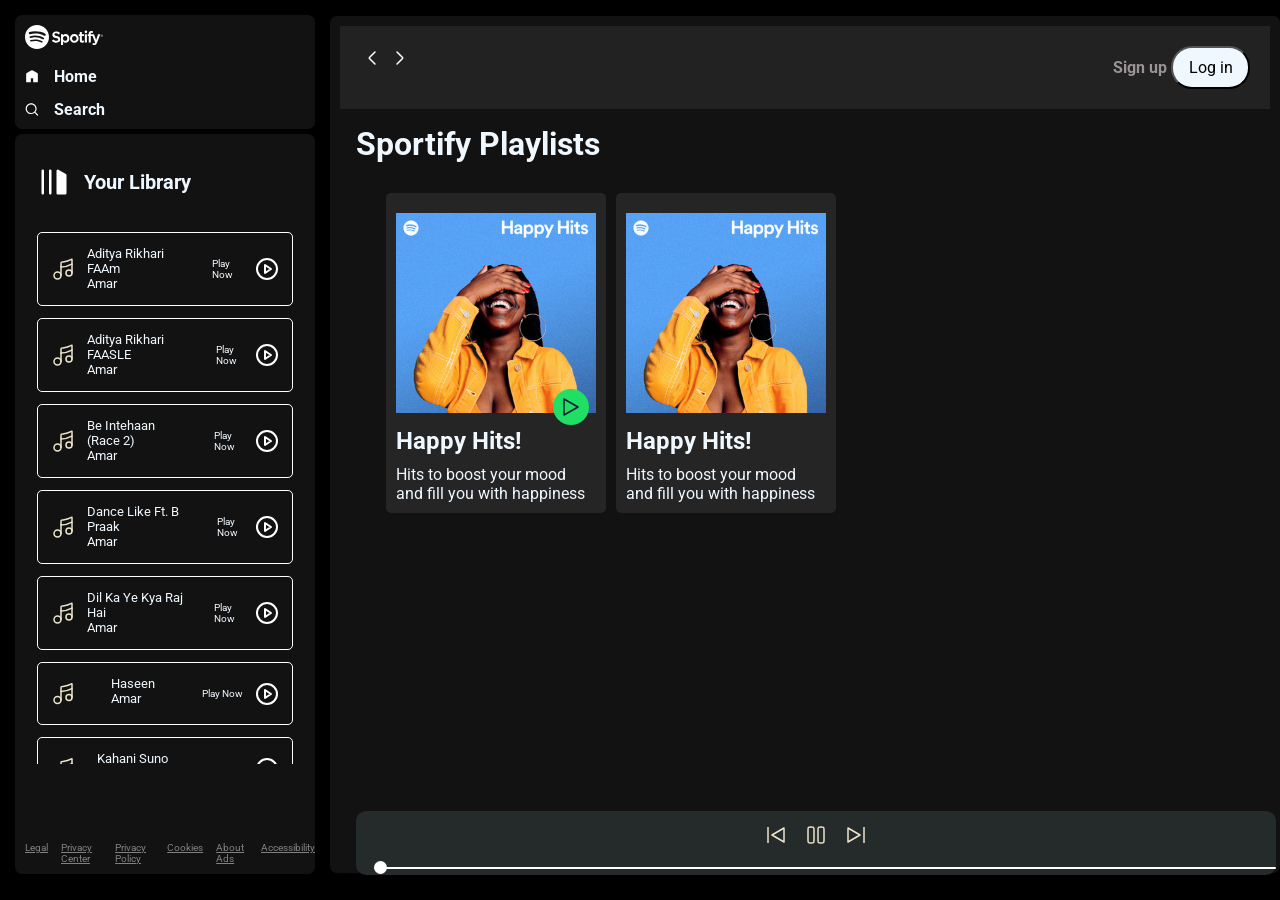
<file: index.html>
<!DOCTYPE html>
<html lang="en">

<head>
    <meta charset="UTF-8">
    <meta name="viewport" content="width=device-width, initial-scale=1.0">
    <title>Sportify - Web Player : MUSIC FOR EVERYONE</title>
    <link rel="stylesheet" href="style.css">
    <link rel="stylesheet" href="utility.css">
</head>

<body>
    <div class="container flex bg-black">
        <div class="left">
            <div class="home bg-grey rounded m-1 p-1">
                <div class="logo"><img class="invert" src="logo.svg" alt="logo"></div>
                <ul>
                    <li><img class="invert" src="home.svg" alt="home">Home</li>
                    <li><img class="invert" src="search.svg" alt="search">Search</li>
                </ul>
            </div>
            <div class="library bg-grey rounded m-1 p-1">
                <div class="heading">
                    <img class="invert" src="playlist.svg" alt="playlist">
                    <h2>
                        Your Library
                    </h2>
                </div>
                <div class="songlist">
                    <ul>

                    </ul>
                </div>
                <div class="footer">
                    <div><a href="https://www.spotify.com/jp/legal/"><span>Legal</span></a></div>
                    <div><a href="https://www.spotify.com/jp/privacy/"><span>Privacy Center</span></a></div>
                    <div><a href="https://www.spotify.com/jp/legal/privacy-policy/"><span>Privacy Policy</span></a>
                    </div>
                    <div><a href="https://www.spotify.com/jp/legal/cookies-policy/"><span>Cookies</span></a></div>
                    <div><a href="https://www.spotify.com/jp/legal/privacy-policy/#s3"><span>About Ads</span></a></div>
                    <div><a href="https://www.spotify.com/jp/accessibility/"><span>Accessibility</span></a></div>
                </div>
            </div>
        </div>
        <div class="right bg-grey rounded p-1">
            <div class="header">
                <div class="nav">
                    <svg width="24" height="24" viewBox="0 0 24 24" fill="none" xmlns="http://www.w3.org/2000/svg">
                        <path
                            d="M15 6L9.70711 11.2929C9.37377 11.6262 9.20711 11.7929 9.20711 12C9.20711 12.2071 9.37377 12.3738 9.70711 12.7071L15 18"
                            stroke="#ffffff" stroke-width="1.5" stroke-linecap="round" stroke-linejoin="round" />
                    </svg>
                    <svg width="24" height="24" viewBox="0 0 24 24" fill="none" xmlns="http://www.w3.org/2000/svg">
                        <path
                            d="M9 18L14.2929 12.7071C14.6262 12.3738 14.7929 12.2071 14.7929 12C14.7929 11.7929 14.6262 11.6262 14.2929 11.2929L9 6"
                            stroke="#ffffff" stroke-width="1.5" stroke-linecap="round" stroke-linejoin="round" />
                    </svg>
                </div>
                <div class="buttons">
                    <button class="signupbtn">Sign up</button>
                    <button class="loginbtn">Log in</button>
                </div>
            </div>
            <div class="sportify-playlists">
                <h1>Sportify Playlists</h1>
                <div class="cardcontainer">
                    <div class="card">
                        <div class="play">
                            <svg width="24" height="24" viewBox="0 0 24 24" fill="none"
                                xmlns="http://www.w3.org/2000/svg">
                                <path d="M5 20V4L19 12L5 20Z" stroke="#141B34" stroke-width="1.5"
                                    stroke-linejoin="round" />
                            </svg>
                        </div>
                        <img src="Songs/cs/cover.jpg" alt="">
                        <h2>Happy Hits!</h2>
                        <p>Hits to boost your mood and fill you with happiness</p>
                    </div>
                    <div class="card">
                        <img src="Songs/cs/cover.jpg" alt="">
                        <h2>Happy Hits!</h2>
                        <p>Hits to boost your mood and fill you with happiness</p>
                    </div>
                </div>
                <div class="playbar">
                    <div class="seekbar">
                        <div class="circle">

                        </div>
                    </div>
                    <div class="abovebar">

                        <div class="songinfo">

                        </div>
                        <div class="songbuttons">
                            <img id="previous" src="prevsong.svg" alt="">
                            <img id="play" src="pause.svg" alt="">
                            <img id="next" src="nextsong.svg" alt="">
                        </div>
                        <div class="songtime">

                        </div>
                    </div>
                </div>
            </div>
        </div>
    </div>
    <script src="script.js"></script>
</body>

</html>
</file>
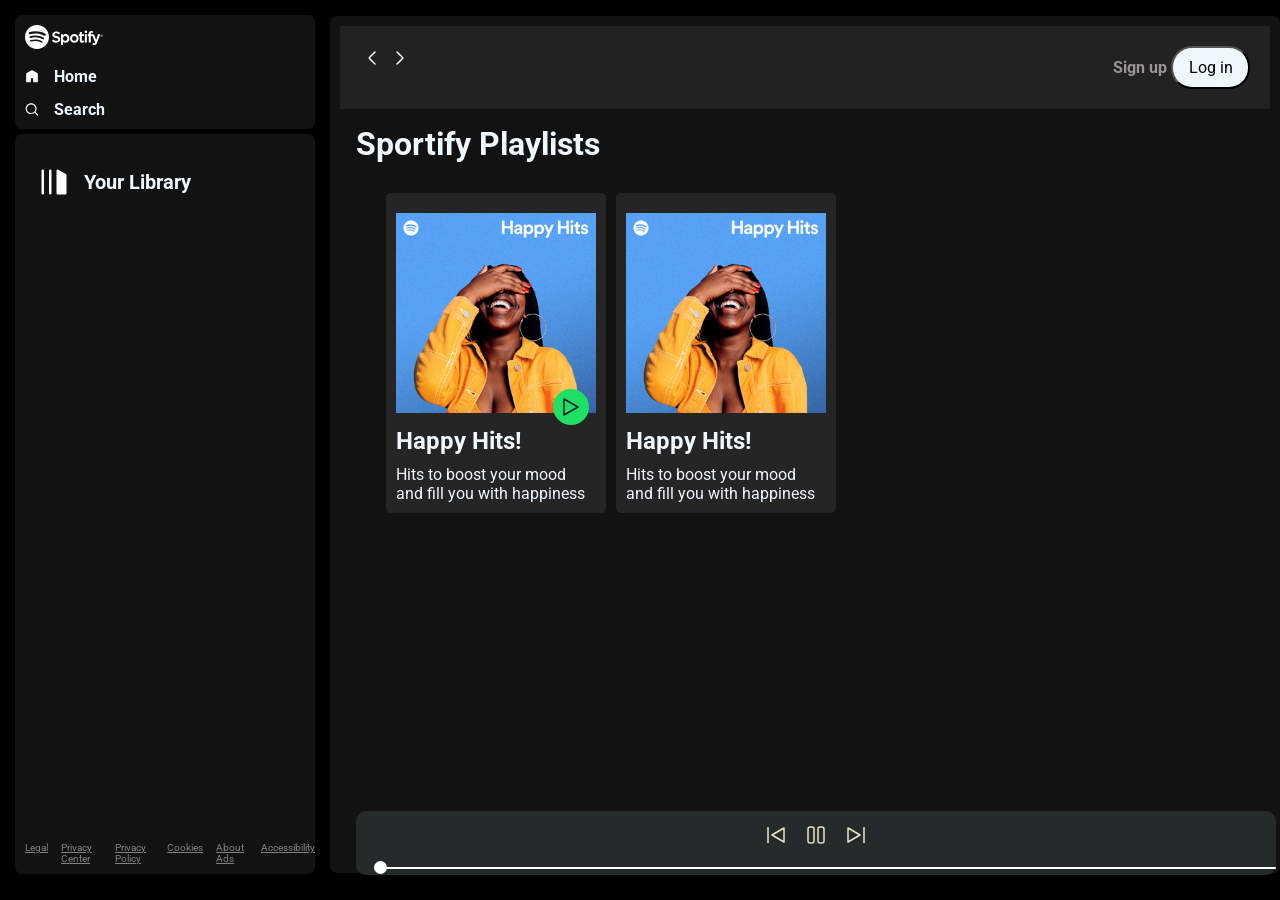
<file: index1.html>
<!DOCTYPE html>
<html lang="en">

<head>
    <meta charset="UTF-8">
    <meta name="viewport" content="width=device-width, initial-scale=1.0">
    <title>Sportify - Web Player : MUSIC FOR EVERYONE</title>
    <link rel="stylesheet" href="style1.css">
    <link rel="stylesheet" href="utility.css">
</head>

<body>
    <div class="container flex bg-black">
        <div class="left">
            <div class="home bg-grey rounded m-1 p-1">
                <div class="logo"><img class="invert" src="logo.svg" alt="logo"></div>
                <ul>
                    <li><img class="invert" src="home.svg" alt="home">Home</li>
                    <li><img class="invert" src="search.svg" alt="search">Search</li>
                </ul>
            </div>
            <div class="library bg-grey rounded m-1 p-1">
                <div class="heading">
                    <img class="invert" src="playlist.svg" alt="playlist">
                    <h2>
                        Your Library
                    </h2>
                </div>
                <div class="songlist">
                    <ul>

                    </ul>
                </div>
                <div class="footer">
                    <div><a href="https://www.spotify.com/jp/legal/"><span>Legal</span></a></div>
                    <div><a href="https://www.spotify.com/jp/privacy/"><span>Privacy Center</span></a></div>
                    <div><a href="https://www.spotify.com/jp/legal/privacy-policy/"><span>Privacy Policy</span></a>
                    </div>
                    <div><a href="https://www.spotify.com/jp/legal/cookies-policy/"><span>Cookies</span></a></div>
                    <div><a href="https://www.spotify.com/jp/legal/privacy-policy/#s3"><span>About Ads</span></a></div>
                    <div><a href="https://www.spotify.com/jp/accessibility/"><span>Accessibility</span></a></div>
                </div>
            </div>
        </div>
        <div class="right bg-grey rounded p-1">
            <div class="header">
                <div class="nav">
                    <svg width="24" height="24" viewBox="0 0 24 24" fill="none" xmlns="http://www.w3.org/2000/svg">
                        <path
                            d="M15 6L9.70711 11.2929C9.37377 11.6262 9.20711 11.7929 9.20711 12C9.20711 12.2071 9.37377 12.3738 9.70711 12.7071L15 18"
                            stroke="#ffffff" stroke-width="1.5" stroke-linecap="round" stroke-linejoin="round" />
                    </svg>
                    <svg width="24" height="24" viewBox="0 0 24 24" fill="none" xmlns="http://www.w3.org/2000/svg">
                        <path
                            d="M9 18L14.2929 12.7071C14.6262 12.3738 14.7929 12.2071 14.7929 12C14.7929 11.7929 14.6262 11.6262 14.2929 11.2929L9 6"
                            stroke="#ffffff" stroke-width="1.5" stroke-linecap="round" stroke-linejoin="round" />
                    </svg>
                </div>
                <div class="buttons">
                    <button class="signupbtn">Sign up</button>
                    <button class="loginbtn">Log in</button>
                </div>
            </div>
            <div class="sportify-playlists">
                <h1>Sportify Playlists</h1>
                <div class="cardcontainer">
                    <div class="card">
                        <div class="play">
                            <svg width="24" height="24" viewBox="0 0 24 24" fill="none"
                                xmlns="http://www.w3.org/2000/svg">
                                <path d="M5 20V4L19 12L5 20Z" stroke="#141B34" stroke-width="1.5"
                                    stroke-linejoin="round" />
                            </svg>
                        </div>
                        <img src="Songs/cs/cover.jpg" alt="">
                        <h2>Happy Hits!</h2>
                        <p>Hits to boost your mood and fill you with happiness</p>
                    </div>
                    <div class="card">
                        <img src="Songs/cs/cover.jpg" alt="">
                        <h2>Happy Hits!</h2>
                        <p>Hits to boost your mood and fill you with happiness</p>
                    </div>
                </div>
                <div class="playbar">
                    <div class="seekbar">
                        <div class="circle">

                        </div>
                    </div>
                    <div class="abovebar">

                        <div class="songinfo">

                        </div>
                        <div class="songbuttons">
                            <img id="previous" src="prevsong.svg" alt="">
                            <img id="play" src="pause.svg" alt="">
                            <img id="next" src="nextsong.svg" alt="">
                        </div>
                        <div class="songtime">

                        </div>
                    </div>
                </div>
            </div>
        </div>
    </div>
    <script src="script1.js"></script>
</body>

</html>
</file>
<file: style.css>
@import url('https://fonts.googleapis.com/css2?family=Lato:wght@700&family=Roboto:ital,wght@0,100;0,300;0,400;0,500;0,700;0,900;1,100;1,300;1,400;1,500;1,700;1,900&display=swap');

*{
    margin: 0%;
    padding: 0%;
    font-family:'Roboto',sans-serif;
}
body{
    background-color: black;
    color:aliceblue;
}
.left{
    width:25vw;
    padding: 10px;
}

.right{
    width:75vw;
    position: relative;
}

.home{
}
.home ul li{
    display: flex;
    gap: 15px;
    width: 14px;
    list-style: none;
    padding-top: 14px;
    font-weight: bold;
}

.heading{
    display: flex;
    gap: 15px;
    width: 100%;
    padding-top: 14px;
    padding: 23px 14px;
    font-weight: bold;
    align-items: center;
    font-size: 13px;
}

.heading img{
    width: 30px;
}

.library{
    min-height: 80vh;
    position: relative;
}

.footer{
    display: flex;
    font-size: 10px;
    color: grey;
    gap: 13px;
    position:absolute ;
    bottom: 0;
    padding: 10px 0;
}
.footer a{
    color: grey;
}
.right{
    margin: 16px 0;
}
.header{
    display: flex;
    justify-content: space-between;
    background-color: rgb(34,34,34);
}
.header >*{
    padding: 20px;
}
.sportify-playlists{
    padding: 16px;
}
.cardcontainer{
    margin: 30px;
    display: flex;
    gap: 10px;
    flex-wrap: wrap;
    overflow-y:scroll;
    max-height: 70vh;
}
.card{
    width:200px;
    padding: 10px;
    border-radius: 5px;
    background-color: #252525 ;
    position: relative;
}
.card >*{
    padding-top: 10px;
}
.card img{
    width: 100%;
    object-fit: contain;
}

.play {
    width: 28px;
    height: 28px;
    background-color: #1fdf64;
    border-radius: 50%;
    padding: 4px;
    display: flex;
    align-items: center;
    justify-content: center;
    position: absolute;
    bottom: 88px;
    right: 17px;
    opacity: var(--a);
    transition: all 1s ease-out;
}
.button >*{
    margin: 0 12px;
}
.signupbtn{
    background-color: rgb(34,34,34);
    color:rgb(156,148,148);
    font-weight: bold;
    border: none;
    outline: none;
    font-size: 16px;
}
.signupbtn:hover{
    font-size: 17px;
    color: aliceblue;
    cursor: pointer;
}
.loginbtn{
    background-color: aliceblue;
    border-radius: 21px;
    font-size: 16px;
    color: black;
    padding: 10px;
    width: 79px;
    cursor: pointer;
}
.loginbtn:hover{
    font-weight: bold;
    font-size: 17px;
}

.playbar{
    position:fixed ;
    bottom: 25px;
    filter: invert(1);
    background: #dad5d5;
    border-radius: 10px;
    /* background-color:aliceblue; */
    width: 70vw;
    padding: 12px;
    height: 40px;
}
.songbuttons{
    display: flex;
    justify-content: center;
    gap: 16px;
}
.songlist{
    height: 544px;
    overflow: auto; 
    margin-bottom: 44px ;
}
.songlist ul{
    padding: 0 12px;
}
.songlist ul li{
    list-style-type: decimal;
    display: flex;
    justify-content: space-between;
    gap :12px;
    cursor: pointer;
    padding: 12px 0px;
    border: 1px solid white;
    margin: 12px 0;
    padding: 13px;
    border-radius: 5px;
}
.songlist .info{
    font-size: 13px;
    width: 344;
}
.playnow{
    display: flex;    
    justify-content: center;
    align-items: center;
}
.playnow span{
    font-size: 10px;
    width: 64;
    padding: 12px;
    
}
.seekbar{
    height: 2px;
    width:98%;
    background:black;
    border-radius: 10px;
    position: absolute;
    bottom: 0;
    margin: 6px;
}
.circle{
    width: 13px;
    height: 13px;
    border-radius: 13px;
    background: black;
    position: relative;
    bottom: 6px;
    left: 0%;
    transition: left 0.5s ;
}
.songbuttons img{
    cursor: pointer;
}
.songinfo .songtime{
    color:black;
    padding: 0 12px;
}

.abovebar{
    display: flex;
    justify-content: space-between;
}
</file>
<file: utility.css>
body{
    /* background-color: black;
    color:aliceblue; */
}
.border{
    border: 2px solid red;
    margin: 3px;
}
.flex{
    display: flex;
}
.justify-center{
    justify-content: center;
}
.tems-center{
    align-items: center;
}
.bg-black{
    background-color: black;
    color:aliceblue ;
}
.invert{
    filter: invert(1);
}
.bg-grey{
    background-color: #121212;
}
.rounded{
    border-radius: 7px;
}
.m-1{
    margin: 5px;
}
.p-1{
    padding: 10px;
}
/* For Webkit browsers (e.g., Chrome, Safari) */
::-webkit-scrollbar {
    width: 12px;
  }
  
  ::-webkit-scrollbar-thumb {
    background-color: #333; /* Dark color for the thumb */
    border-radius: 6px;
  }
  
  ::-webkit-scrollbar-track {
    background-color: #222; /* Dark color for the track */
  }
  
  /* For Firefox */
  scrollbar-color: #333 #222; /* Dark color for the thumb and track in Firefox */
</file>
<file: style1.css>
@import url('https://fonts.googleapis.com/css2?family=Lato:wght@700&family=Roboto:ital,wght@0,100;0,300;0,400;0,500;0,700;0,900;1,100;1,300;1,400;1,500;1,700;1,900&display=swap');

*{
    margin: 0%;
    padding: 0%;
    font-family:'Roboto',sans-serif;
}
body{
    background-color: black;
    color:aliceblue;
}
.left{
    width:25vw;
    padding: 10px;
}

.right{
    width:75vw;
    position: relative;
}

.home{
}
.home ul li{
    display: flex;
    gap: 15px;
    width: 14px;
    list-style: none;
    padding-top: 14px;
    font-weight: bold;
}

.heading{
    display: flex;
    gap: 15px;
    width: 100%;
    padding-top: 14px;
    padding: 23px 14px;
    font-weight: bold;
    align-items: center;
    font-size: 13px;
}

.heading img{
    width: 30px;
}

.library{
    min-height: 80vh;
    position: relative;
}

.footer{
    display: flex;
    font-size: 10px;
    color: grey;
    gap: 13px;
    position:absolute ;
    bottom: 0;
    padding: 10px 0;
}
.footer a{
    color: grey;
}
.right{
    margin: 16px 0;
}
.header{
    display: flex;
    justify-content: space-between;
    background-color: rgb(34,34,34);
}
.header >*{
    padding: 20px;
}
.sportify-playlists{
    padding: 16px;
}
.cardcontainer{
    margin: 30px;
    display: flex;
    gap: 10px;
    flex-wrap: wrap;
    overflow-y:scroll;
    max-height: 70vh;
}
.card{
    width:200px;
    padding: 10px;
    border-radius: 5px;
    background-color: #252525 ;
    position: relative;
}
.card >*{
    padding-top: 10px;
}
.card img{
    width: 100%;
    object-fit: contain;
}

.play {
    width: 28px;
    height: 28px;
    background-color: #1fdf64;
    border-radius: 50%;
    padding: 4px;
    display: flex;
    align-items: center;
    justify-content: center;
    position: absolute;
    bottom: 88px;
    right: 17px;
    opacity: var(--a);
    transition: all 1s ease-out;
}
.button >*{
    margin: 0 12px;
}
.signupbtn{
    background-color: rgb(34,34,34);
    color:rgb(156,148,148);
    font-weight: bold;
    border: none;
    outline: none;
    font-size: 16px;
}
.signupbtn:hover{
    font-size: 17px;
    color: aliceblue;
    cursor: pointer;
}
.loginbtn{
    background-color: aliceblue;
    border-radius: 21px;
    font-size: 16px;
    color: black;
    padding: 10px;
    width: 79px;
    cursor: pointer;
}
.loginbtn:hover{
    font-weight: bold;
    font-size: 17px;
}

.playbar{
    position:fixed ;
    bottom: 25px;
    filter: invert(1);
    background: #dad5d5;
    border-radius: 10px;
    /* background-color:aliceblue; */
    width: 70vw;
    padding: 12px;
    height: 40px;
}
.songbuttons{
    display: flex;
    justify-content: center;
    gap: 16px;
}
.songlist{
    height: 544px;
    overflow: auto; 
    margin-bottom: 44px ;
}
.songlist ul{
    padding: 0 12px;
}
.songlist ul li{
    list-style-type: decimal;
    display: flex;
    justify-content: space-between;
    gap :12px;
    cursor: pointer;
    padding: 12px 0px;
    border: 1px solid white;
    margin: 12px 0;
    padding: 13px;
    border-radius: 5px;
}
.songlist .info{
    font-size: 13px;
    width: 344;
}
.playnow{
    display: flex;    
    justify-content: center;
    align-items: center;
}
.playnow span{
    font-size: 10px;
    width: 64;
    padding: 12px;
    
}
.seekbar{
    height: 2px;
    width:98%;
    background:black;
    border-radius: 10px;
    position: absolute;
    bottom: 0;
    margin: 6px;
}
.circle{
    width: 13px;
    height: 13px;
    border-radius: 13px;
    background: black;
    position: relative;
    bottom: 6px;
    left: 0%;
    transition: left 0.5s ;
}
.songbuttons img{
    cursor: pointer;
}
.songinfo .songtime{
    color:black;
    padding: 0 12px;
}

.abovebar{
    display: flex;
    justify-content: space-between;
}
</file>
